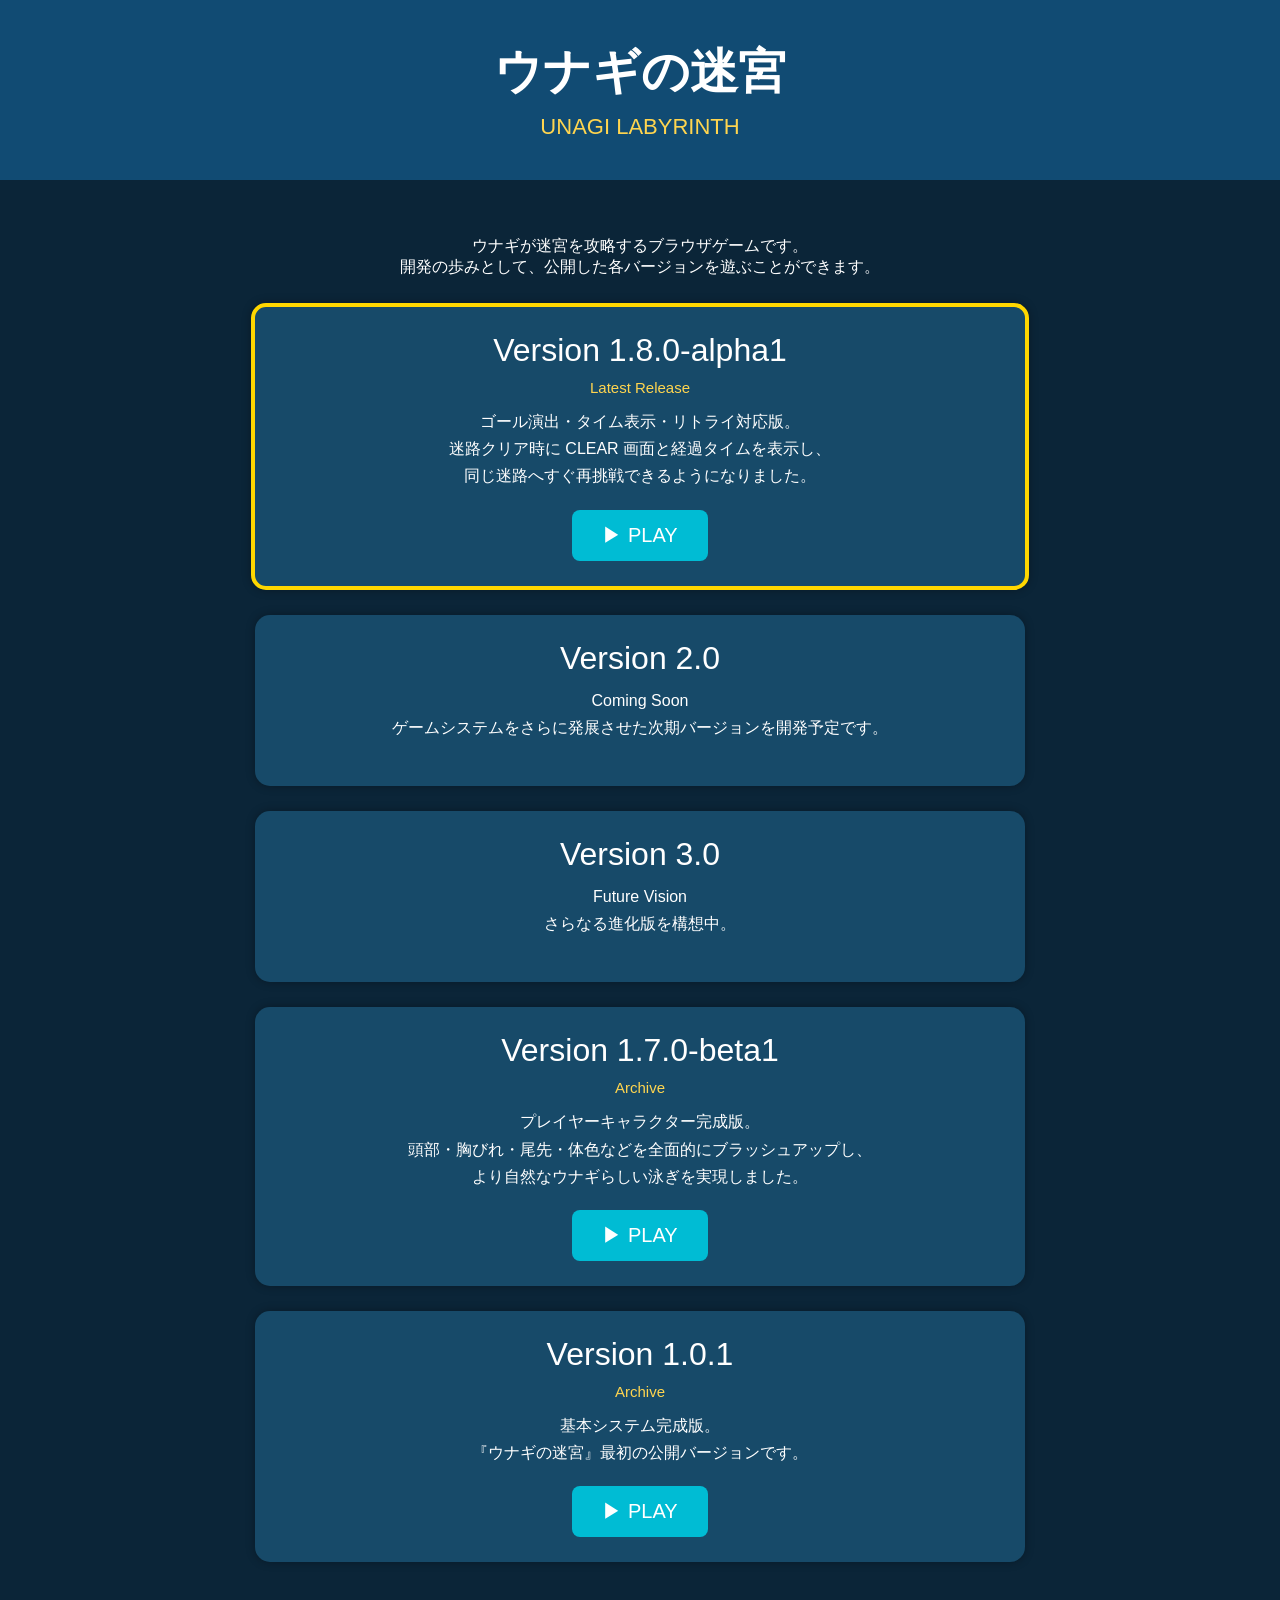
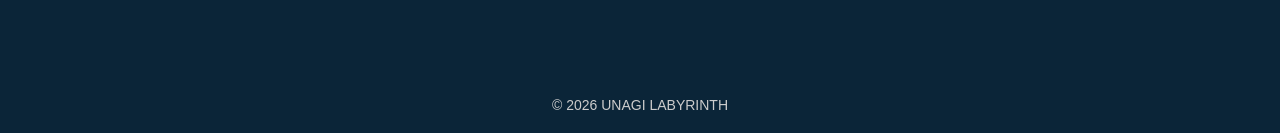
<file: index.html>
<!DOCTYPE html>
<html lang="ja">
<head>
<meta charset="UTF-8">
<meta name="viewport" content="width=device-width, initial-scale=1.0">

<title>ウナギの迷宮</title>

<style>

body{
    margin:0;
    background:#0b2538;
    color:white;
    font-family:Meiryo,sans-serif;
    text-align:center;
}

header{
    background:#114b73;
    padding:40px 20px;
}

h1{
    margin:0;
    font-size:48px;
}

.subtitle{
    font-size:22px;
    margin-top:10px;
    color:#ffd54f;
}

main{
    max-width:900px;
    margin:auto;
    padding:40px 20px;
}

.card{

    background:#174a69;
    border-radius:15px;
    margin:25px auto;
    padding:25px;
    width:80%;
    box-shadow:0 0 10px rgba(0,0,0,.3);

}

.latest{

    border:4px solid gold;

}

.version{

    font-size:32px;
    margin-bottom:10px;

}

.desc{

    margin-bottom:20px;
    line-height:1.7;

}

.release{

    color:#ffd54f;
    font-size:15px;
    margin-bottom:12px;

}

a.button{

    display:inline-block;
    padding:12px 30px;
    background:#00bcd4;
    color:white;
    text-decoration:none;
    border-radius:8px;
    font-size:20px;

}

a.button:hover{

    background:#00acc1;

}

footer{

    margin-top:50px;
    padding:20px;
    color:#cccccc;
    font-size:14px;

}

</style>

</head>

<body>

<header>

<h1>ウナギの迷宮</h1>

<div class="subtitle">UNAGI LABYRINTH</div>

</header>

<main>

<p>
ウナギが迷宮を攻略するブラウザゲームです。<br>
開発の歩みとして、公開した各バージョンを遊ぶことができます。
</p>

<div class="card latest">

<div class="version">Version 1.8.0-alpha1</div>

<div class="release">
Latest Release
</div>

<div class="desc">
ゴール演出・タイム表示・リトライ対応版。<br>
迷路クリア時に CLEAR 画面と経過タイムを表示し、<br>
同じ迷路へすぐ再挑戦できるようになりました。
</div>

<a class="button" href="v1_8/">
▶ PLAY
</a>

</div>

<div class="card">

<div class="version">Version 2.0</div>

<div class="desc">
Coming Soon<br>
ゲームシステムをさらに発展させた次期バージョンを開発予定です。
</div>

</div>

<div class="card">

<div class="version">Version 3.0</div>

<div class="desc">
Future Vision<br>
さらなる進化版を構想中。
</div>

</div>

<div class="card">

<div class="version">Version 1.7.0-beta1</div>

<div class="release">
Archive
</div>

<div class="desc">
プレイヤーキャラクター完成版。<br>
頭部・胸びれ・尾先・体色などを全面的にブラッシュアップし、<br>
より自然なウナギらしい泳ぎを実現しました。
</div>

<a class="button" href="v1_7/">
▶ PLAY
</a>

</div>

<div class="card">

<div class="version">Version 1.0.1</div>

<div class="release">
Archive
</div>

<div class="desc">
基本システム完成版。<br>
『ウナギの迷宮』最初の公開バージョンです。
</div>

<a class="button" href="v1/">
▶ PLAY
</a>

</div>

</main>

<footer>

© 2026 UNAGI LABYRINTH

</footer>

</body>
</html>
</file>
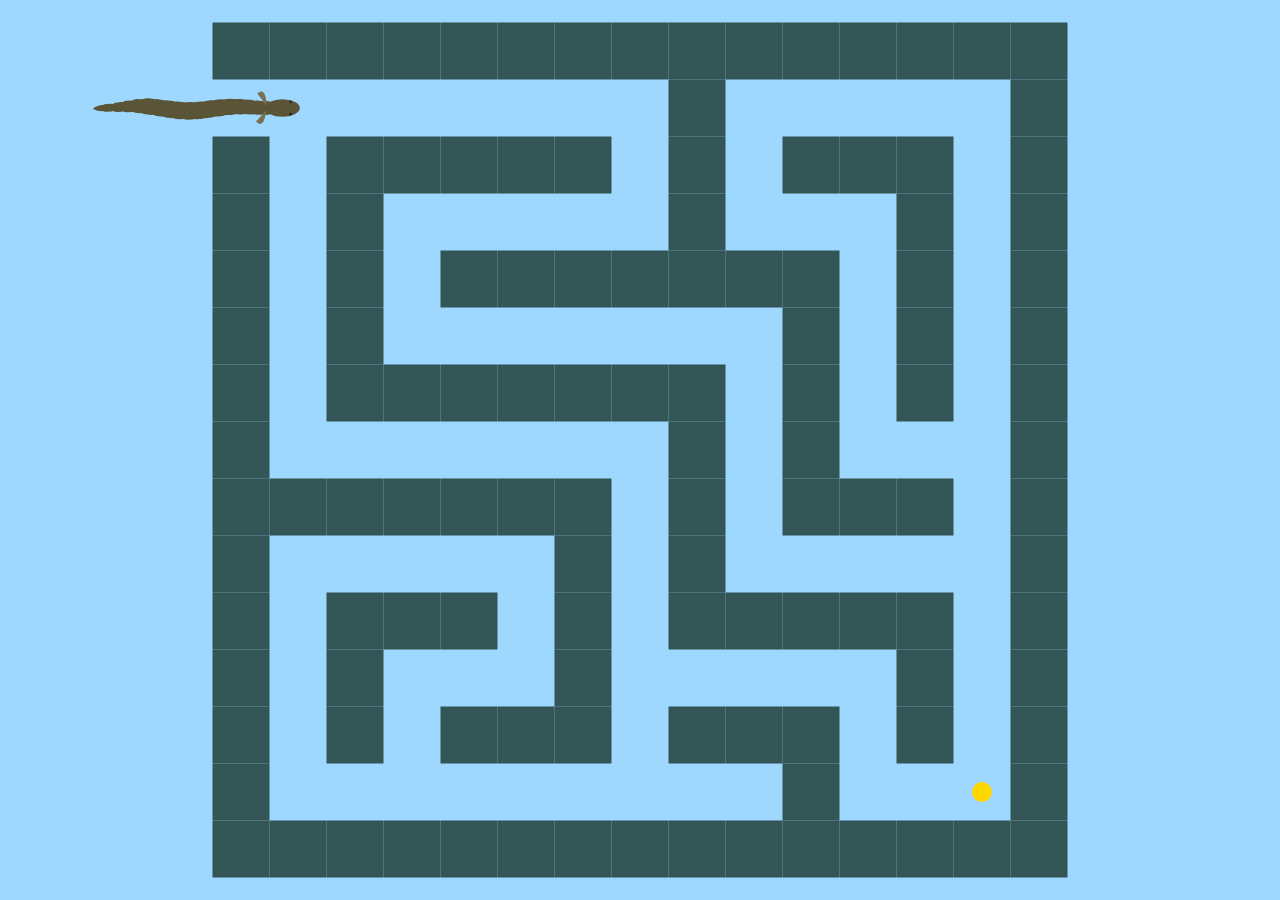
<file: v1_7/index.html>
<!doctype html>
<html lang="ja">
<head>
    <meta charset="utf-8">
    <meta name="viewport"
          content="width=device-width,initial-scale=1">

    <title>ウナギの迷宮 Ver.1.7.0-beta1</title>

    <link rel="stylesheet" href="style.css">
</head>

<body>

<canvas id="game"></canvas>

<script type="module" src="js/main.js"></script>

</body>
</html>
</file>
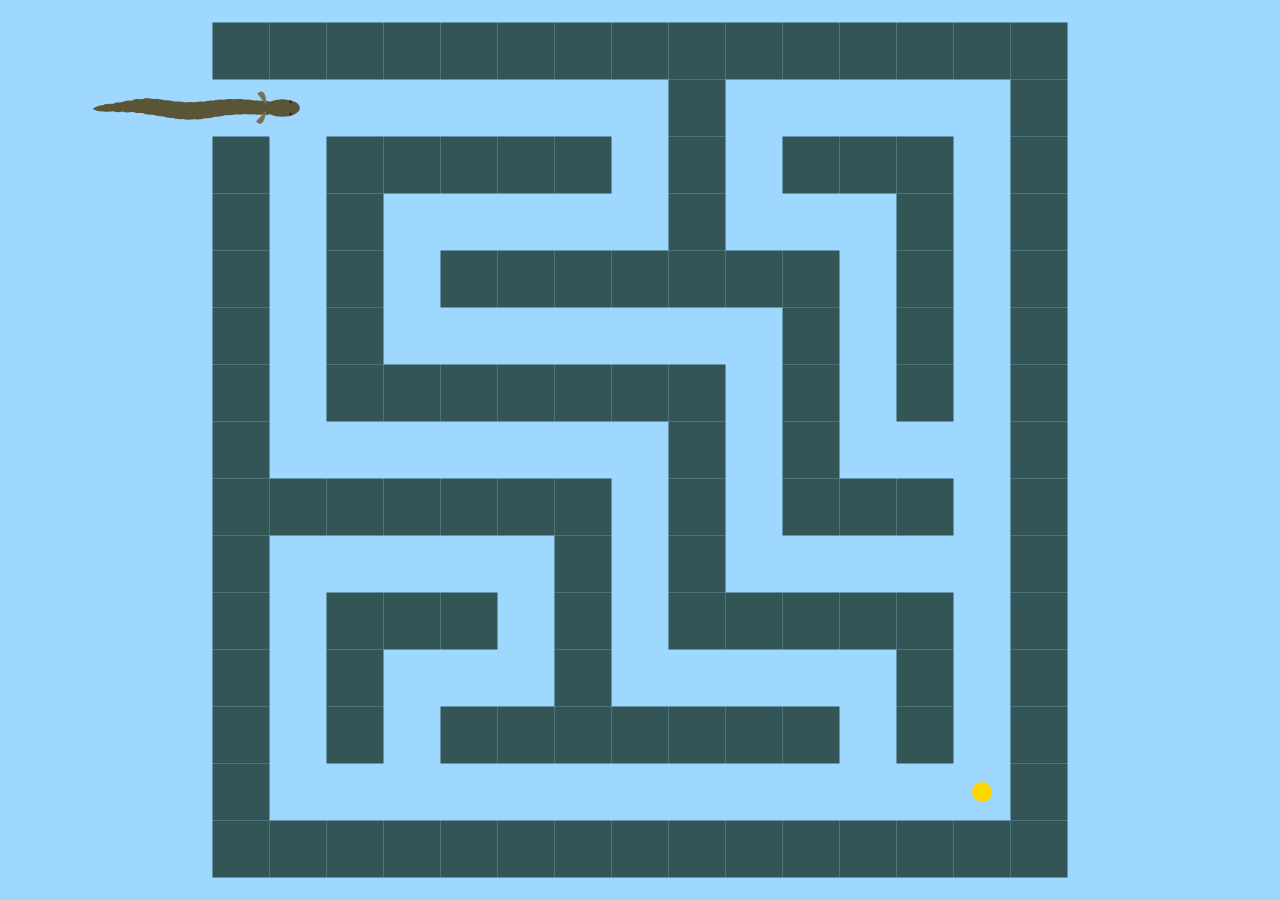
<file: v1_8/index.html>
<!doctype html>
<html lang="ja">
<head>
    <meta charset="utf-8">
    <meta name="viewport"
          content="width=device-width,initial-scale=1">

    <title>ウナギの迷宮 Ver.1.8.0-alpha1</title>

    <link rel="stylesheet" href="style.css">
</head>

<body>

<canvas id="game"></canvas>

<script type="module" src="js/main.js"></script>

</body>
</html>
</file>
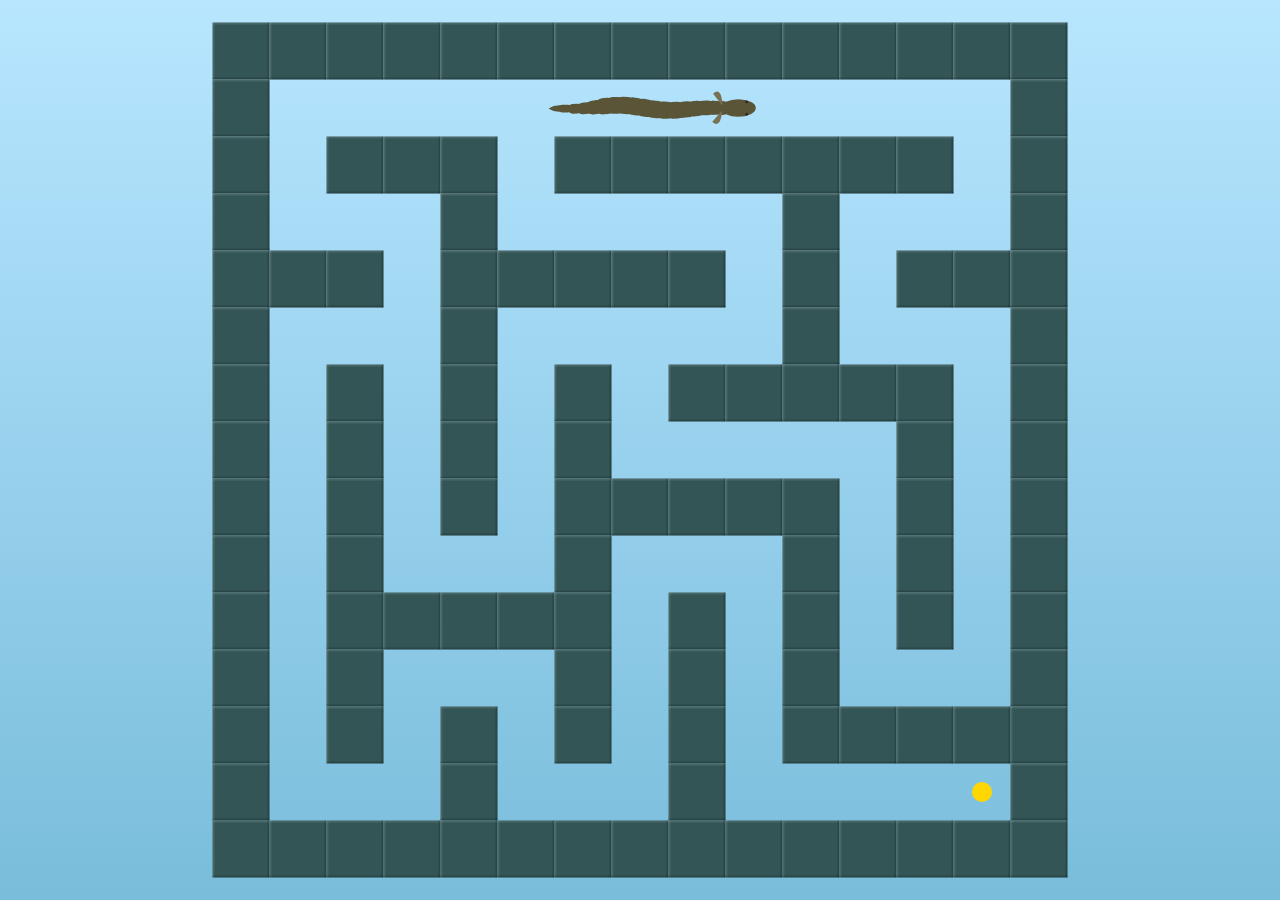
<file: v1_9/index.html>
<!doctype html>
<html lang="ja">
<head>
    <meta charset="utf-8">
    <meta name="viewport"
          content="width=device-width,initial-scale=1">

    <title>ウナギの迷宮 Ver.1.9.0-alpha1</title>

    <link rel="stylesheet" href="style.css">
</head>

<body>

<canvas id="game"></canvas>

<script type="module" src="js/main.js"></script>

</body>
</html>
</file>
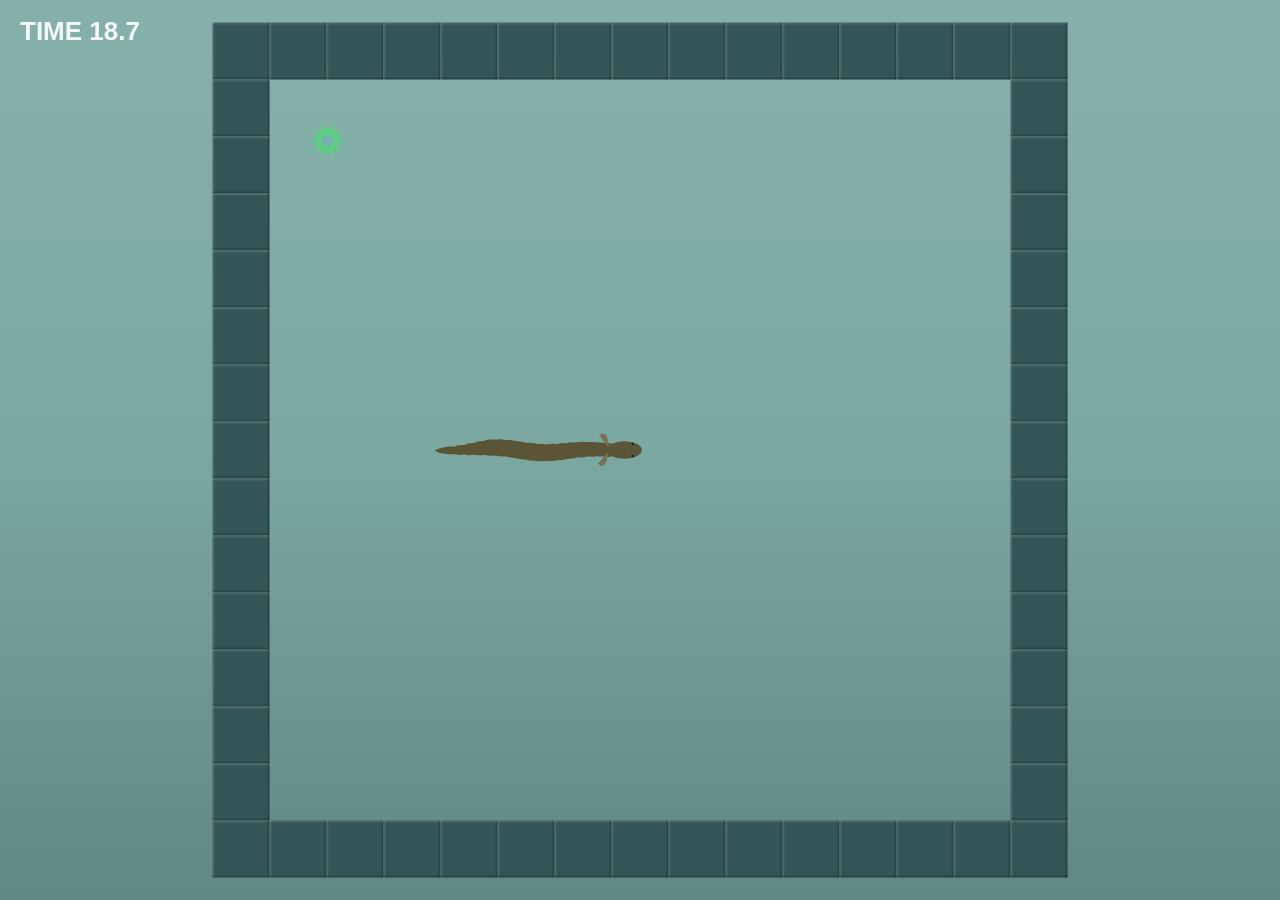
<file: v2/index.html>
<!doctype html>
<html lang="ja">
<head>
    <meta charset="utf-8">
    <meta name="viewport"
          content="width=device-width,initial-scale=1">

    <title>ウナギの迷宮 Ver.2.0-alpha1</title>

    <link rel="stylesheet" href="style.css">
</head>

<body>

<canvas id="game"></canvas>

<script type="module" src="js/main.js"></script>

</body>
</html>
</file>
<file: v1_7/style.css>
html,
body{
    margin:0;
    width:100%;
    height:100%;
    overflow:hidden;
    background:#9ed8ff;
}

canvas{
    display:block;
}
</file>
<file: v1_8/style.css>
html,
body{
    margin:0;
    width:100%;
    height:100%;
    overflow:hidden;
    background:#9ed8ff;
}

canvas{
    display:block;
}
</file>
<file: v1_9/style.css>
html,
body{
    margin:0;
    width:100%;
    height:100%;
    overflow:hidden;
    background:#9ed8ff;
}

canvas{
    display:block;
}
</file>
<file: v2/style.css>
html,
body{
    margin:0;
    width:100%;
    height:100%;
    overflow:hidden;
    background:#9ed8ff;
}

canvas{
    display:block;
}
</file>
